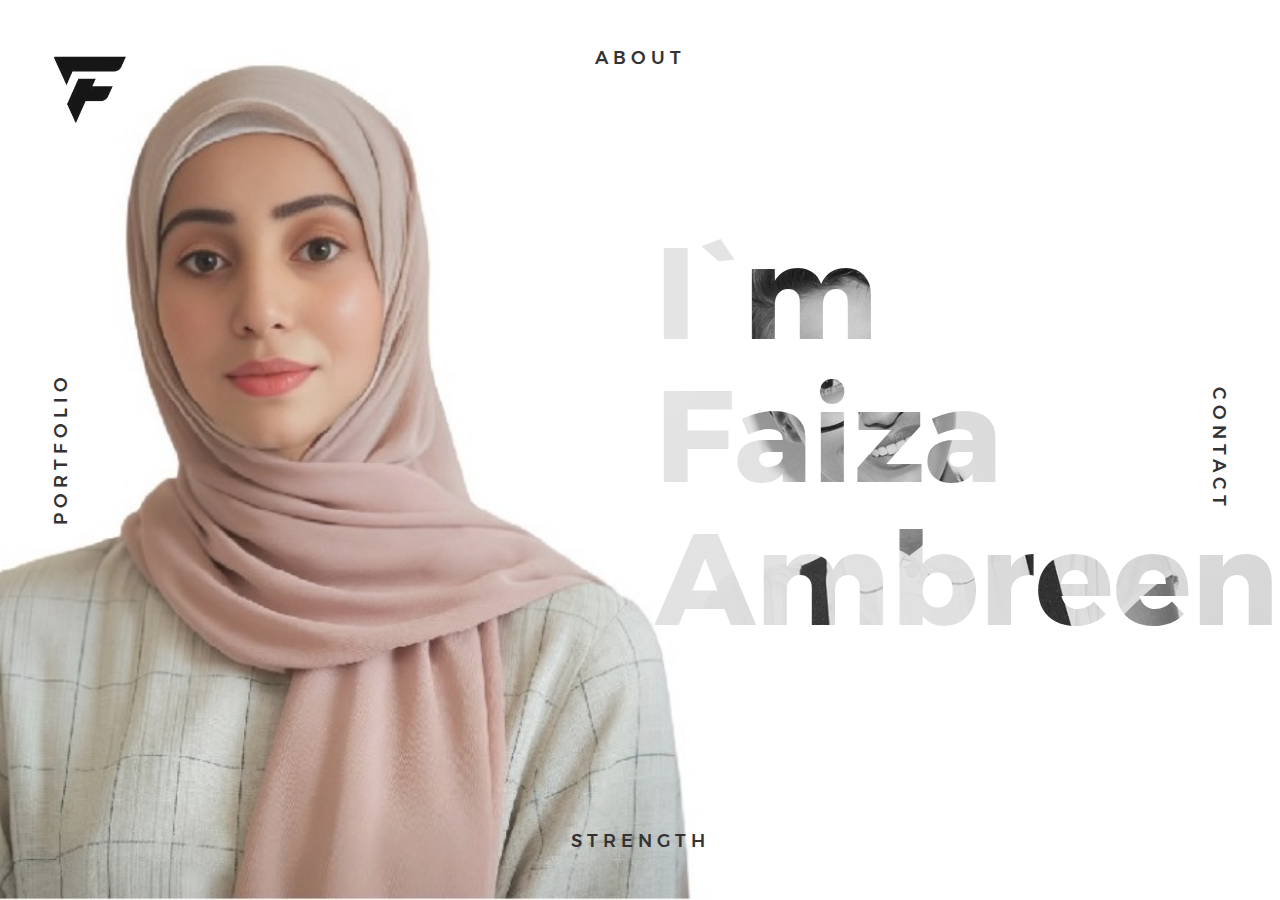
<file: index.html>
<!DOCTYPE html>
<html lang="en"><head>
<title>Faiza's Portfolio</title>
<meta charset="utf-8">
<meta content="width=device-width, initial-scale=1.0" name="viewport">
<meta name="description" content="Portfolio">
<meta name="keywords" content="Creative, minimal, Portfolio, cv, business, Resume, Information, personal portfolio, Professional">
<meta name="author" content="hsoft">
<meta name="MobileOptimized" content="320">
<!--Srart Style -->
<link rel="stylesheet" type="text/css" href="css/animate.css">
<link rel="stylesheet" type="text/css" href="css/fonts.css">
<link rel="stylesheet" type="text/css" href="css/bootstrap.css">
<link rel="stylesheet" type="text/css" href="css/font-awesome.css">
<link rel="stylesheet" type="text/css" href="css/magnific-popup.css">
<link rel="stylesheet" type="text/css" href="css/owl.carousel.min.css">
<link rel="stylesheet" type="text/css" href="css/owl.theme.default.min.css">
<link rel="stylesheet" type="text/css" href="css/style.css">
<!-- Favicon Link -->
<link rel="shortcut icon" type="image/png" href="images/favicon.png">
</head>
<body>
<!--Preloader Start-->
<div id="preloader">
	<div id="status">
		<img src="images/loader.gif" style="max-width: 120px;" alt="loader">
	</div>
</div>
<!--Main Wrapper Start-->

<div class="prt_main_wrapper">
	<div class="prt_home_wrapper">
		<div class="prt_logo_wrapper">
			<a><img src="images/logo.png" style="max-width: 80px;" alt="Logo" id="prt_close_tab"></a>
		</div>
		<div class="prt_menu_wrapper">
			<a href="#about" class="prt_top">about</a>
			<a href="#contact" class="prt_right">contact</a>
			<a href="#services" class="prt_bottom">strength</a>
			<a id="portfolioLink" class="prt_left">portfolio</a>
		</div>
		<div class="container">
			<div class="row">
				<div class="col-lg-6 col-md-7 col-sm-10 col-xs-12 col-lg-offset-6 col-md-offset-5 col-sm-offset-2 col-xs-offset-0">
					<h1>I`m 
						<br>
						 Faiza Ambreen</h1>
				</div>
			</div>
		</div>
	</div>
<!--About Wrapper Start-->
	<div class="prt_about_wrapper ">
		<div class="prt_close_wrapper">
			<img src="images/down_arrow.png" alt="Close" class="prt_close">
		</div>
		<div class="container">
			<div class="row">
				<div class="prt_about_info ">
					<div class="col-lg-6 col-md-6 col-sm-12 col-xs-12">
						<div class="prt_about_img">
							<img src="images/about.jpg" alt="About">
						</div>
					</div>
					<div class="col-lg-6 col-md-6 col-sm-12 col-xs-12">
						<div class="prt_heading_wrapper_2">
							<div class="prt_heading ">
								<h1>About ME</h1>
								<p>WHo AM i</p>
							</div>
						</div>
						<div class="prt_about_details">
							<p>I’m a passionate Full Stack Laravel Developer with over 2 years of experience building dynamic and responsive web applications. My expertise lies in developing efficient backends with PHP Laravel and creating seamless user interfaces with HTML, CSS, JavaScript, and modern frontend frameworks like React & Vue.js. I enjoy solving complex problems and continuously learning new technologies to improve my skills.</p>
								<p>I thrive in collaborative environments, having worked closely with cross-functional teams to deliver high-quality software solutions. With a solid understanding of database management and API integration, I aim to create scalable, secure, and high-performance applications.
								 Beyond coding</p><p> I am highly adaptable, with a strong focus on meeting deadlines and delivering on project goals. I am always eager to learn and take on new challenges, and I look forward to contributing to impactful projects that make a difference.</p>
							<a href="#" class="prt_btn">Download Resume</a>
						</div>
					</div>
				</div>
				<div class="prt_about_edulearn_wrapper prtEducation">
					<div class="col-lg-12 col-md-12 col-sm-12 col-xs-12">
						<div class="prt_heading_wrapper">
							<div class="prt_heading">
								<h1>EDucation</h1>
								<p>learning</p>
							</div>
						</div>
						<div class="prt_about_learnsection">
							<div class="row">
								<div class="col-lg-6 col-md-6 col-sm-12 col-xs-12 col-lg-offset-6 col-md-offset-6 col-sm-offset-0 col-xs-offset-0">
									<div class="prt_about_learnbox_right">
										<div class="prt_about_learnbox_year">
											<h1>2017</h1>
										</div>
										<div class="prt_about_learnbox_info">
											<h4>FSc Pre-Engineering</h4>
											<h5>Punjab Group of Colleges</h5>
											<p>Algorithm, Logics, Statistics, Probablities, Integration, Derivation, Linear Algebra, Trigonomattery</p>
										</div>
									</div>
								</div>
								<div class="col-lg-6 col-md-6 col-sm-12 col-xs-12">
									<div class="prt_about_learnbox_left">
										<div class="prt_about_learnbox_year">
											<h1>2021</h1>
										</div>
										<div class="prt_about_learnbox_info">
											<h4>BS Computer Science</h4>
											<h5>Punjab University(PUCIT)</h5>
											<p>Fundamental of Programming, Object Oriented Programming, Networking, Data Structure & Algorithm, Operating System, Database</p>
										</div>
									</div>
								</div>
								<div class="col-lg-6 col-md-6 col-sm-12 col-xs-12 col-lg-offset-6 col-md-offset-6 col-sm-offset-0 col-xs-offset-0">
									<div class="prt_about_learnbox_right">
										<div class="prt_about_learnbox_year">
											<h1>2022</h1>
										</div>
										<div class="prt_about_learnbox_info">
											<h4>Web Development</h4>
											<h5>KICS UET</h5>
											<p>Frontend Developement, PHP, Wordpress, Elementor Pro, Shopify, Database, FlowCharts, Object Oriented Programming</p>
										</div>
									</div>
								</div>
								<div class="col-lg-6 col-md-6 col-sm-12 col-xs-12">
									<div class="prt_about_learnbox_left">
										<div class="prt_about_learnbox_year">
											<h1>2023</h1>
										</div>
										<div class="prt_about_learnbox_info">
											<h4>Application Development with Laravel</h4>
											<h5>Mind Luster</h5>
											<p>Laravel Development, Blade Template, Service Container, MVC Model, Package Configuration, Payment Gateway, Rest APIs</p>
										</div>
									</div>
								</div>
							</div>
						</div>
					</div>
				</div>
				<div class="prt_about_experience_wrapper ">
					<div class="col-lg-12 col-md-12 col-sm-12 col-xs-12">
						<div class="prt_heading_wrapper">
							<div class="prt_heading">
								<h1>Experience</h1>
								<p>involvement</p>
							</div>
						</div>
						<div class="prt_about_experience">
							<div class="row">
								<div class="col-lg-6 col-md-6 col-sm-12 col-xs-12">
									<div class="prt_about_experiencebox">
										<div class="prt_about_experience_year">
											<h1>2021</h1>
											<h4>Oct to 2022 June</h4>
										</div>
										<div class="prt_about_experience_info">
											<h4>Software QA</h4>
											<h5>Paksol Tech</h5>
											<p>Worked as Software Quality Assurance, Test multiple websites and softwares, Perform Manual and Automation for testing purpose.</p>
										</div>
									</div>
								</div>
								<div class="col-lg-6 col-md-6 col-sm-12 col-xs-12">
									<div class="prt_about_experiencebox">
										<div class="prt_about_experience_year">
											<h1>2022</h1>
											<h4>July to 2023 Jan</h4>
										</div>
										<div class="prt_about_experience_info">
											<h4>Laravel PHP Intern</h4>
											<span>Mega Software Technologies</span>
											<p>Joined as Laravel intern, Learn Laravel Basics, Work with development team to get experience in web development.</p>
										</div>
									</div>
								</div>
								<div class="col-lg-6 col-md-6 col-sm-12 col-xs-12">
									<div class="prt_about_experiencebox">
										<div class="prt_about_experience_year">
											<h1>2023</h1>
											<h4>Sep to 2024 May</h4>
										</div>
										<div class="prt_about_experience_info">
											<h4>Laravel Developer</h4>
											<span>Interware PVT</span>
											<p>As Junior Developer, I collaborated with frontend developers, and project managers, to deliver high-quality web solutions.</p>
										</div>
									</div>
								</div>
								<div class="col-lg-6 col-md-6 col-sm-12 col-xs-12">
									<div class="prt_about_experiencebox leadUX">
										<div class="prt_about_experience_year">
											<h1>2024</h1>
											<h4>June to Present</h4>
										</div>
										<div class="prt_about_experience_info">
											<h4>Full Stack Laravel Developer</h4>
											<h5>StepinnSolution</h5>
											<p>As Laravel Developer, Designed, developed, and maintained full-stack web applications using the Laravel framework.</p>
										</div>
									</div>
								</div>
							</div>
						</div>
					</div>
				</div>
			</div>
		</div>
		<div class="prt_footer_wrapper  ">
			<div class="container">
				<div class="row">
					<div class="col-lg-12 col-md-12 col-sm-12 col-xs-12">
						<p>Copyright © 2024 <a href="#">Portfolio</a>. All Rights Reserved</p>
						<ul>
							<li><a href="#"><i class="fa fa-facebook" aria-hidden="true"></i></a></li>
							<li><a href="#"><i class="fa fa-twitter" aria-hidden="true"></i></a></li>
							<li><a href="#"><i class="fa fa-pinterest-p" aria-hidden="true"></i></a></li>
							<li><a href="#"><i class="fa fa-behance" aria-hidden="true"></i></a></li>
							<li><a href="#"><i class="fa fa-google-plus" aria-hidden="true"></i></a></li>
							<li><a href="#"><i class="fa fa-dribbble" aria-hidden="true"></i></a></li>
						</ul>
					</div>
				</div>
			</div>
		</div>
	</div>
<!--Contact Wrapper Start-->
	<div class="prt_contact_wrapper ">
		<div class="prt_close_wrapper">
			<img src="images/right_arrow.png" alt="Close" class="prt_close">
		</div>
		<div class="container">
			<div class="row">
				<div class="col-lg-12 col-md-12 col-sm-12 col-xs-12">
					<div class="prt_heading_wrapper">
						<div class="prt_heading">
							<h1>get in touch</h1>
							<p>contact us</p>
						</div>
					</div>
				</div>
				<div class="prt_contact_box">
					<div class="col-lg-6 col-md-6 col-sm-12 col-xs-12">
						<div class="prt_contact_info">
							<h1>How we can help you ?</h1>
							<div class="prt_contact_form">
								<div class="row">
									<form  id="contactForm" action="https://formspree.io/f/manywqvy" method="POST">
										<div class="col-lg-6 col-md-6 col-sm-6 col-xs-12">
											<input type="text" name="first_name" placeholder="Your Name" class="require">
										</div>
										<div class="col-lg-6 col-md-6 col-sm-6 col-xs-12">
											<input type="email" name="email" placeholder="Your Email" class="require" data-valid="email" data-error="Email should be valid.">
										</div>
										<div class="col-lg-12 col-md-12 col-sm-12 col-xs-12">
											<input type="text" name="subject" placeholder="Subject" class="require">
										</div>
										<div class="col-lg-12 col-md-12 col-sm-12 col-xs-12">
											<textarea rows="4" name="message" placeholder="Message" class="require"></textarea>
										</div>
										<div class="col-lg-12 col-md-12 col-sm-12 col-xs-12">
											<button type="submit" class="prt_btn submitForm">Submit</button>
										</div>
									</form>
								</div>
							</div>
						</div>
					</div>
					<div class="col-lg-6 col-md-6 col-sm-12 col-xs-12">
						<div class="prt_contact_map">
							<iframe src="https://www.google.com/maps/embed?pb=!1m18!1m12!1m3!1d14699.540104245176!2d74.39322234378335!3d31.483409252970475!2m3!1f0!2f0!3f0!3m2!1i1024!2i768!4f13.1!3m3!1m2!1s0x391905fd556dd06b%3A0xd3d9770b88f0c919!2sDha%20Phase%201%2C%20Lahore%2C%20Punjab!5e0!3m2!1sen!2s!4v1727697995831!5m2!1sen!2s" allowfullscreen=""></iframe>
						</div>
					</div>
				</div>
				<div class="prt_contact_details">
					<div class="col-lg-6 col-md-6 col-sm-6 col-xs-12">
						<div class="prt_contact_details_box details_box2">
							<h4>Email</h4>
							<p><a href="#">faizaambreen.dev@gmail.com</a></p>
						</div>
					</div>
					<div class="col-lg-6 col-md-6 col-sm-6 col-xs-12">
						<div class="prt_contact_details_box details_box3">
							<h4>Address</h4>
							<p>DHA Phase 1, Lahore, PK 54870</p>
						</div>
					</div>
				</div>
			</div>
		</div>
		<div class="prt_footer_wrapper  ">
			<div class="container">
				<div class="row">
					<div class="col-lg-12 col-md-12 col-sm-12 col-xs-12">
						<p>Copyright © 2022 <a href="#">Portfolio</a>. All Rights Reserved</p>
						<ul>
							<li><a href="#"><i class="fa fa-facebook" aria-hidden="true"></i></a></li>
							<li><a href="#"><i class="fa fa-twitter" aria-hidden="true"></i></a></li>
							<li><a href="#"><i class="fa fa-pinterest-p" aria-hidden="true"></i></a></li>
							<li><a href="#"><i class="fa fa-behance" aria-hidden="true"></i></a></li>
							<li><a href="#"><i class="fa fa-google-plus" aria-hidden="true"></i></a></li>
							<li><a href="#"><i class="fa fa-dribbble" aria-hidden="true"></i></a></li>
						</ul>
					</div>
				</div>
			</div>
		</div>
	</div>
<!--Services Wrapper Start-->
	<div class="prt_services_wrapper ">
		<div class="prt_close_wrapper">
			<img src="images/up_arrow.png" alt="Close" class="prt_close">
		</div>
		<div class="prt_services_slider_wrapper ">
			<div class="container">
				<div class="row">
					<div class="col-lg-12 col-md-12 col-sm-12 col-xs-12">
						<div class="prt_heading_wrapper">
							<div class="prt_heading">
								<h1>What I do</h1>
								<p>take a look</p>
							</div>
						</div>
					</div>
					<div class="col-lg-6 col-md-6 col-sm-12 col-xs-12">
						<div class="prt_services_slider_imgs">
							<img class="img_1 active" src="images/serv1.jpg" alt="Service">
							<img class="img_2" src="images/serv2.jpg" alt="Service">
							<img class="img_3" src="images/serv3.jpg" alt="Service">
							<img class="img_4" src="images/serv4.jpg" alt="Service">
						</div>
					</div>
					<div class="col-lg-6 col-md-6 col-sm-12 col-xs-12">
						<div class="row row_service_space">
							<div class="col-lg-6 col-md-12">
								<div class="prt_services_slider_text prt_img_click" id="1">
									<img src="images/web_icon.png" alt="Service icon">
									<h4>Custom Web Application Development</h4>
									<p> I build tailored, scalable web apps for businesses, focusing on functionality and growth.</p>
								</div>
							</div>
							<div class="col-lg-6 col-md-12">
								<div class="prt_services_slider_text prt_img_click" id="2">
									<img src="images/backend_icon.png" alt="Service icon">
									<h4>Back-End Development with Laravel</h4>
									<p> I create secure, efficient back-end systems, handling database management and business logic.
									</p>
								</div>
							</div>
							<div class="col-lg-6 col-md-12">
								<div class="prt_services_slider_text prt_img_click" id="3">
									<img src="images/api_icon.png" alt="Service icon">
									<h4>API Integration & Development</h4>
									<p>I optimize MySQL and PostgreSQL databases for speed and performance.</p>
								</div>
							</div>
							<div class="col-lg-6 col-md-12">
								<div class="prt_services_slider_text prt_img_click" id="4">
									<img src="images/seo_icon.png" alt="Service icon">
									<h4>SEO & Performance Optimization</h4>
									<p> I implement SEO best practices and optimize site performance for faster load times.</p>
								</div>
							</div>
						</div>
					</div>
				</div>
			</div>
		</div>
		<div class="prt_couter_wrapper  ">
			<div class="container">
				<div class="row">
					<div class="col-lg-4 col-md-4 col-sm-4 col-xs-12">
						<div class="prt_counter_box">
							<img src="images/counter_1.png" alt="Clients">
							<h3 class="timer" data-from="0" data-to="95" data-speed="5000"></h3>
							<p>Happy Clients</p>
						</div>
					</div>
					<div class="col-lg-4 col-md-4 col-sm-4 col-xs-12">
						<div class="prt_counter_box">
							<img src="images/counter_2.png" alt="Projects">
							<h3 class="timer" data-from="0" data-to="165" data-speed="5000"></h3>
							<p>Project Done</p>
						</div>
					</div>
					<div class="col-lg-4 col-md-4 col-sm-4 col-xs-12">
						<div class="prt_counter_box">
							<img src="images/counter_3.png" alt="Awards">
							<h3 class="timer" data-from="0" data-to="16" data-speed="5000"></h3>
							<p>Award Won</p>
						</div>
					</div>
				</div>
			</div>
		</div>
		<div class="prt_skills_wrapper">
			<div class="container">
				<div class="row">
					<div class="col-lg-12 col-md-12 col-sm-12 col-xs-12">
						<div class="prt_heading_wrapper">
							<div class="prt_heading">
								<h1>My Skills</h1>
								<p>Expert in</p>
							</div>
						</div>
					</div>
					<div id="canvas">
						<div class="col-lg-3 col-md-3 col-sm-12 col-xs-12 text-center">
							<div class="circle" id="circles-1"></div>
							<h5>Laravel</h5>
						</div>
						<div class="col-lg-3 col-md-3 col-sm-12 col-xs-12 text-center">
							<div class="circle" id="circles-2"></div>
							<h5>Database Design & Management</h5>
						</div>
						<div class="col-lg-3 col-md-3 col-sm-12 col-xs-12 text-center">
							<div class="circle" id="circles-3"></div>
							<h5>API &amp; Development</h5>
						</div>
						<div class="col-lg-3 col-md-3 col-sm-12 col-xs-12 text-center">
							<div class="circle" id="circles-4"></div>
							<h5>JavaScript / ES6</h5>
						</div>
					</div>
					<div id = "canvas">
						<div class="col-lg-3 col-md-3 col-sm-12 col-xs-12 text-center">
							<div class="circle" id="circles-5"></div>
							<h5>Version &amp; Control</h5>
						</div>
						<div class="col-lg-3 col-md-3 col-sm-12 col-xs-12 text-center">
							<div class="circle" id="circles-6"></div>
							<h5>HTML5 &amp; CSS3</h5>
						</div>
						<div class="col-lg-3 col-md-3 col-sm-12 col-xs-12 text-center">
							<div class="circle" id="circles-7"></div>
							<h5>AJAX &amp; jQuery</h5>
						</div>
						<div class="col-lg-3 col-md-3 col-sm-12 col-xs-12 text-center">
							<div class="circle" id="circles-8"></div>
							<h5>Wordpress</h5>
						</div>
					</div>
				</div>
			</div>
		</div>
		<div class="prt_client_slider_wrapper">
			<div class="container">
				<div class="row">
					<div class="col-lg-12 col-md-12 col-sm-12 col-xs-12">
						<div class="prt_heading_wrapper">
							<div class="prt_heading">
								<h1>Clients</h1>
								<p>Worked With</p>
							</div>
						</div>
					</div>
					<div class="col-lg-12 col-md-12 col-sm-12 col-xs-12">
						<div class="prt_client_slider">
							<div class="owl-carousel owl-theme">
								<div class="item">
									<a href=""><img src="images/consentio.png" alt="Client"></a>
								</div>
								<div class="item">
									<a href=""><img src="images/uk.webp" alt="Client"></a>
								</div>
								<div class="item">
									<a href=""><img src="images/club.webp" alt="Client"></a>
								</div>
								<div class="item">
									<a href=""><img src="images/beet.webp" alt="Client"></a>
								</div>
								<div class="item">
									<a href=""><img src="images/card'.webp" alt="Client"></a>
								</div>
								<div class="item">
									<a href=""><img src="images/d3.png" alt="Client"></a>
								</div>
							</div>
						</div>
					</div>
				</div>
			</div>
		</div>
		<div class="prt_footer_wrapper  ">
			<div class="container">
				<div class="row">
					<div class="col-lg-12 col-md-12 col-sm-12 col-xs-12">
						<p>Copyright © 2024 <a href="#">Portfolio</a>. All Rights Reserved</p>
						<ul>
							<li><a href="#"><i class="fa fa-facebook" aria-hidden="true"></i></a></li>
							<li><a href="#"><i class="fa fa-twitter" aria-hidden="true"></i></a></li>
							<li><a href="#"><i class="fa fa-pinterest-p" aria-hidden="true"></i></a></li>
							<li><a href="#"><i class="fa fa-behance" aria-hidden="true"></i></a></li>
							<li><a href="#"><i class="fa fa-google-plus" aria-hidden="true"></i></a></li>
							<li><a href="#"><i class="fa fa-dribbble" aria-hidden="true"></i></a></li>
						</ul>
					</div>
				</div>
			</div>
		</div>
	</div>
<!--Portfolio Wrapper Start-->
	<div class="prt_portfolio_wrapper ">
		<div class="prt_close_wrapper">
			<img src="images/left_arrow.png" alt="Close" class="prt_close">
		</div>
		<div class="container">
			<div class="row">
				<div class="col-lg-12 col-md-12 col-sm-12 col-xs-12">
					<div class="prt_heading_wrapper">
						<div class="prt_heading">
							<h1>Portfolio</h1>
							<p>MY work</p>
						</div>
					</div>
				</div>


				 <div class="prt_portfolio_box popup-gallery">
					<div class="col-lg-4 col-md-4 col-sm-4 col-xs-12 prt_loadmore">
						<a class="imageopen" href="images/portfolio/c1.png" title="">
							<div class="prt_portfolio_img">
								<img src="images/portfolio/c1.png" alt="Portfolio">
								<div class="prt_portfolio_text">
									<h4>box mockup design</h4>
									<p>Mockup</p>
								</div>
							</div>
						</a>
						<a class="imageopen" href="images/portfolio/c2.png" title="">
							<div class="prt_portfolio_img">
								<img src="images/portfolio/c2.png" alt="Portfolio">
								<div class="prt_portfolio_text">
									<h4>Click and open video</h4>
									<p>video</p>
								</div>
							</div>
						</a>
					</div>
					<div class="col-lg-4 col-md-4 col-sm-4 col-xs-12 prt_loadmore">
						<a class="popup-youtube" href="https://www.youtube.com/watch?v=6yWzKvQXsYM" title="">
							<div class="prt_portfolio_img">
								<img src="images/port3.jpg" alt="Portfolio">
								<div class="prt_portfolio_text">
									<h4>Click and open video</h4>
									<p>video</p>
								</div>
							</div>
						</a>
						<a class="imageopen" href="images/content/port4_big.jpg" title="">
							<div class="prt_portfolio_img">
								<img src="images/port4.jpg" alt="Portfolio">
								<div class="prt_portfolio_text">
									<h4>box mockup design</h4>
									<p>Mockup</p>
								</div>
							</div>
						</a>
					</div>
					<div class="col-lg-4 col-md-4 col-sm-4 col-xs-12 prt_loadmore">
						<a class="popup-youtube" href="https://www.youtube.com/watch?v=6yWzKvQXsYM" title="">
							<div class="prt_portfolio_img">
								<img src="images/port5.jpg" alt="Portfolio">
								<div class="prt_portfolio_text">
									<h4>Click and open video</h4>
									<p>video</p>
								</div>
							</div>
						</a>
						<a class="imageopen" href="images/content/port6_big.jpg" title="">
							<div class="prt_portfolio_img">
								<img src="images/port6.jpg" alt="Portfolio">
								<div class="prt_portfolio_text">
									<h4>box mockup design</h4>
									<p>Mockup</p>
								</div>
							</div>
						</a>
					</div>
					<div class="col-lg-8 col-md-8 col-sm-8 col-xs-12 prt_loadmore">
						<a class="imageopen" href="images/content/port7_big.jpg" title="">
							<div class="prt_portfolio_img">
								<img src="images/port7.jpg" alt="Portfolio">
								<div class="prt_portfolio_text">
									<h4>box mockup design</h4>
									<p>Mockup</p>
								</div>
							</div>
						</a>
					</div>
					<div class="col-lg-4 col-md-4 col-sm-4 col-xs-12 prt_loadmore">
						<a class="popup-youtube" href="https://www.youtube.com/watch?v=6yWzKvQXsYM" title="">
							<div class="prt_portfolio_img">
								<img src="images/port8.jpg" alt="Portfolio">
								<div class="prt_portfolio_text">
									<h4>Click and open video</h4>
									<p>video</p>
								</div>
							</div>
						</a>
					</div>
					<div class="col-lg-4 col-md-4 col-sm-4 col-xs-12 prt_loadmore">
						<a class="imageopen" href="images/content/port1_big.jpg" title="">
							<div class="prt_portfolio_img">
								<img src="images/port1.jpg" alt="Portfolio">
								<div class="prt_portfolio_text">
									<h4>box mockup design</h4>
									<p>Mockup</p>
								</div>
							</div>
						</a>
						<a class="popup-youtube" href="https://www.youtube.com/watch?v=6yWzKvQXsYM" title="">
							<div class="prt_portfolio_img">
								<img src="images/port2.jpg" alt="Portfolio">
								<div class="prt_portfolio_text">
									<h4>Click and open video</h4>
									<p>video</p>
								</div>
							</div>
						</a>
					</div>
					<div class="col-lg-4 col-md-4 col-sm-4 col-xs-12 prt_loadmore">
						<a class="popup-youtube" href="https://www.youtube.com/watch?v=6yWzKvQXsYM" title="">
							<div class="prt_portfolio_img">
								<img src="images/port3.jpg" alt="Portfolio">
								<div class="prt_portfolio_text">
									<h4>Click and open video</h4>
									<p>video</p>
								</div>
							</div>
						</a>
						<a class="imageopen" href="images/content/port4_big.jpg" title="">
							<div class="prt_portfolio_img">
								<img src="images/port4.jpg" alt="Portfolio">
								<div class="prt_portfolio_text">
									<h4>box mockup design</h4>
									<p>Mockup</p>
								</div>
							</div>
						</a>
					</div>
					<div class="col-lg-4 col-md-4 col-sm-4 col-xs-12 prt_loadmore">
						<a class="popup-youtube" href="https://www.youtube.com/watch?v=6yWzKvQXsYM" title="">
							<div class="prt_portfolio_img">
								<img src="images/port5.jpg" alt="Portfolio">
								<div class="prt_portfolio_text">
									<h4>Click and open video</h4>
									<p>video</p>
								</div>
							</div>
						</a>
						<a class="imageopen" href="images/content/port6_big.jpg" title="">
							<div class="prt_portfolio_img">
								<img src="images/port6.jpg" alt="Portfolio">
								<div class="prt_portfolio_text">
									<h4>box mockup design</h4>
									<p>Mockup</p>
								</div>
							</div>
						</a>
					</div>
					<div class="col-lg-8 col-md-8 col-sm-8 col-xs-12 prt_loadmore">
						<a class="imageopen" href="images/content/port7_big.jpg" title="">
							<div class="prt_portfolio_img">
								<img src="images/port7.jpg" alt="Portfolio">
								<div class="prt_portfolio_text">
									<h4>box mockup design</h4>
									<p>Mockup</p>
								</div>
							</div>
						</a>
					</div>
					<div class="col-lg-4 col-md-4 col-sm-4 col-xs-12 prt_loadmore">
						<a class="popup-youtube" href="https://www.youtube.com/watch?v=6yWzKvQXsYM" title="">
							<div class="prt_portfolio_img">
								<img src="images/port8.jpg" alt="Portfolio">
								<div class="prt_portfolio_text">
									<h4>Click and open video</h4>
									<p>video</p>
								</div>
							</div>
						</a>
					</div>
					<div class="col-lg-12 col-md-12 col-sm-12 col-xs-12 text-center">
						<button class="prt_btn prt-btn-lodmore" id="loadMore">load more</button>
					</div>
				</div>
			</div>
		</div>
		<div class="prt_footer_wrapper  ">
			<div class="container">
				<div class="row">
					<div class="col-lg-12 col-md-12 col-sm-12 col-xs-12">
						<p>Copyright © 2024 <a href="#">Portfolio</a>. All Rights Reserved</p>
						<ul>
							<li><a href="#"><i class="fa fa-facebook" aria-hidden="true"></i></a></li>
							<li><a href="#"><i class="fa fa-twitter" aria-hidden="true"></i></a></li>
							<li><a href="#"><i class="fa fa-pinterest-p" aria-hidden="true"></i></a></li>
							<li><a href="#"><i class="fa fa-behance" aria-hidden="true"></i></a></li>
							<li><a href="#"><i class="fa fa-google-plus" aria-hidden="true"></i></a></li>
							<li><a href="#"><i class="fa fa-dribbble" aria-hidden="true"></i></a></li>
						</ul>
					</div>
				</div>
			</div>
		</div>
	</div>
</div>

<!-- whatsapp elfsight widget -->
<script src="https://static.elfsight.com/platform/platform.js" async></script>
<div class="elfsight-app-6a6a2ed4-ff03-41b7-8e4e-d306c12bb808" data-elfsight-app-lazy></div>

<!--Main js file Style--> 
<script>
    document.getElementById('portfolioLink').addEventListener('click', function(event) {
        event.preventDefault();  // Prevent default anchor behavior
        window.location.href = 'portfolio/index.html';  // Redirect to portfolio
    });

	document.getElementById('contactForm').addEventListener('submit', function (e) {
    e.preventDefault(); // Prevent the default form submission
    
    const form = e.target;
    const formData = new FormData(form);

    // Form validation
    const requiredFields = document.querySelectorAll('.require');
    let isValid = true;
    
    requiredFields.forEach(function (field) {
        if (field.value === '') {
            field.classList.add('error'); // Add an error class if field is empty
            isValid = false;
        } else {
            field.classList.remove('error'); // Remove error class if field is filled
        }
    });

    if (!isValid) {
        alert('Please fill in all required fields.');
        return;
    }

    // Sending form data using Fetch API
    fetch(form.action, {
        method: form.method,
        body: formData,
        headers: {
            'Accept': 'application/json'
        }
    }).then(response => {
        if (response.ok) {
            alert('Thank you! Your message has been sent.');
            form.reset(); // Clear the form after successful submission
        } else {
            alert('Oops! There was a problem submitting your form.');
        }
    }).catch(error => {
        alert('Oops! There was a problem submitting your form.');
    });
});
</script>
<script type="text/javascript" src="js/jquery.js"></script> 
<script type="text/javascript" src="js/bootstrap.js"></script>
<script type="text/javascript" src="js/jquery.magnific-popup.min.js"></script>
<script type="text/javascript" src="js/owl.carousel.min.js"></script>
<script type="text/javascript" src="js/jquery.countTo.js"></script>
<script type="text/javascript" src="js/jquery.appear.js"></script>
<script type="text/javascript" src="js/circles.js"></script>
<script type="text/javascript" src="js/custom.js"></script>
<!--Main js file End-->

</body></html>
</file>
<file: css/fonts.css>
/* vietnamese */
@font-face {
  font-family: 'Montserrat';
  font-style: italic;
  font-weight: 300;
  src: local('Montserrat Light Italic'), local('Montserrat-LightItalic'), url(../fonts/zhwB3-BAdyKDf0geWr9Ft37X5LReLH0QNoQkr9bkYvg.woff2) format('woff2');
  unicode-range: U+0102-0103, U+1EA0-1EF9, U+20AB;
}
/* latin-ext */
@font-face {
  font-family: 'Montserrat';
  font-style: italic;
  font-weight: 300;
  src: local('Montserrat Light Italic'), local('Montserrat-LightItalic'), url(../fonts/zhwB3-BAdyKDf0geWr9FtxLwFvNxpkIoVzlXSkPSYkA.woff2) format('woff2');
  unicode-range: U+0100-024F, U+1E00-1EFF, U+20A0-20AB, U+20AD-20CF, U+2C60-2C7F, U+A720-A7FF;
}
/* latin */
@font-face {
  font-family: 'Montserrat';
  font-style: italic;
  font-weight: 300;
  src: local('Montserrat Light Italic'), local('Montserrat-LightItalic'), url(../fonts/zhwB3-BAdyKDf0geWr9Ft04GofcKVZz6wtzX_QUIqsI.woff2) format('woff2');
  unicode-range: U+0000-00FF, U+0131, U+0152-0153, U+02C6, U+02DA, U+02DC, U+2000-206F, U+2074, U+20AC, U+2212, U+2215;
}
/* vietnamese */
@font-face {
  font-family: 'Montserrat';
  font-style: italic;
  font-weight: 400;
  src: local('Montserrat Italic'), local('Montserrat-Italic'), url(../fonts/-iqwlckIhsmvkx0N6rwPmv8zf_FOSsgRmwsS7Aa9k2w.woff2) format('woff2');
  unicode-range: U+0102-0103, U+1EA0-1EF9, U+20AB;
}
/* latin-ext */
@font-face {
  font-family: 'Montserrat';
  font-style: italic;
  font-weight: 400;
  src: local('Montserrat Italic'), local('Montserrat-Italic'), url(../fonts/-iqwlckIhsmvkx0N6rwPmj0LW-43aMEzIO6XUTLjad8.woff2) format('woff2');
  unicode-range: U+0100-024F, U+1E00-1EFF, U+20A0-20AB, U+20AD-20CF, U+2C60-2C7F, U+A720-A7FF;
}
/* latin */
@font-face {
  font-family: 'Montserrat';
  font-style: italic;
  font-weight: 400;
  src: local('Montserrat Italic'), local('Montserrat-Italic'), url(../fonts/-iqwlckIhsmvkx0N6rwPmugdm0LZdjqr5-oayXSOefg.woff2) format('woff2');
  unicode-range: U+0000-00FF, U+0131, U+0152-0153, U+02C6, U+02DA, U+02DC, U+2000-206F, U+2074, U+20AC, U+2212, U+2215;
}
/* vietnamese */
@font-face {
  font-family: 'Montserrat';
  font-style: italic;
  font-weight: 500;
  src: local('Montserrat Medium Italic'), local('Montserrat-MediumItalic'), url(../fonts/zhwB3-BAdyKDf0geWr9FtwAXxEcE_Ec-Wq_P5KM-dpE.woff2) format('woff2');
  unicode-range: U+0102-0103, U+1EA0-1EF9, U+20AB;
}
/* latin-ext */
@font-face {
  font-family: 'Montserrat';
  font-style: italic;
  font-weight: 500;
  src: local('Montserrat Medium Italic'), local('Montserrat-MediumItalic'), url(../fonts/zhwB3-BAdyKDf0geWr9Ft3BhPQA-LtMjNa7swiRiShM.woff2) format('woff2');
  unicode-range: U+0100-024F, U+1E00-1EFF, U+20A0-20AB, U+20AD-20CF, U+2C60-2C7F, U+A720-A7FF;
}
/* latin */
@font-face {
  font-family: 'Montserrat';
  font-style: italic;
  font-weight: 500;
  src: local('Montserrat Medium Italic'), local('Montserrat-MediumItalic'), url(../fonts/zhwB3-BAdyKDf0geWr9Ft81Lch-SD8r0CsJ60meulZ8.woff2) format('woff2');
  unicode-range: U+0000-00FF, U+0131, U+0152-0153, U+02C6, U+02DA, U+02DC, U+2000-206F, U+2074, U+20AC, U+2212, U+2215;
}
/* vietnamese */
@font-face {
  font-family: 'Montserrat';
  font-style: italic;
  font-weight: 600;
  src: local('Montserrat SemiBold Italic'), local('Montserrat-SemiBoldItalic'), url(../fonts/zhwB3-BAdyKDf0geWr9FtwYxw1N7qvX-BJdk1HK8_qs.woff2) format('woff2');
  unicode-range: U+0102-0103, U+1EA0-1EF9, U+20AB;
}
/* latin-ext */
@font-face {
  font-family: 'Montserrat';
  font-style: italic;
  font-weight: 600;
  src: local('Montserrat SemiBold Italic'), local('Montserrat-SemiBoldItalic'), url(../fonts/zhwB3-BAdyKDf0geWr9Ft9sVlKlcXvEcgUssOU60Pj4.woff2) format('woff2');
  unicode-range: U+0100-024F, U+1E00-1EFF, U+20A0-20AB, U+20AD-20CF, U+2C60-2C7F, U+A720-A7FF;
}
/* latin */
@font-face {
  font-family: 'Montserrat';
  font-style: italic;
  font-weight: 600;
  src: local('Montserrat SemiBold Italic'), local('Montserrat-SemiBoldItalic'), url(../fonts/zhwB3-BAdyKDf0geWr9Ft_Bf3Xtc57ojmY2ox2Xv8Go.woff2) format('woff2');
  unicode-range: U+0000-00FF, U+0131, U+0152-0153, U+02C6, U+02DA, U+02DC, U+2000-206F, U+2074, U+20AC, U+2212, U+2215;
}
/* vietnamese */
@font-face {
  font-family: 'Montserrat';
  font-style: italic;
  font-weight: 700;
  src: local('Montserrat Bold Italic'), local('Montserrat-BoldItalic'), url(../fonts/zhwB3-BAdyKDf0geWr9FtxleLRUdNWOtq4SldHKv7HI.woff2) format('woff2');
  unicode-range: U+0102-0103, U+1EA0-1EF9, U+20AB;
}
/* latin-ext */
@font-face {
  font-family: 'Montserrat';
  font-style: italic;
  font-weight: 700;
  src: local('Montserrat Bold Italic'), local('Montserrat-BoldItalic'), url(../fonts/zhwB3-BAdyKDf0geWr9Ft-IaMZP5eRGvEWe_CNIU_oY.woff2) format('woff2');
  unicode-range: U+0100-024F, U+1E00-1EFF, U+20A0-20AB, U+20AD-20CF, U+2C60-2C7F, U+A720-A7FF;
}
/* latin */
@font-face {
  font-family: 'Montserrat';
  font-style: italic;
  font-weight: 700;
  src: local('Montserrat Bold Italic'), local('Montserrat-BoldItalic'), url(../fonts/zhwB3-BAdyKDf0geWr9Ft3NuWYKPzoeKl5tYj8yhly0.woff2) format('woff2');
  unicode-range: U+0000-00FF, U+0131, U+0152-0153, U+02C6, U+02DA, U+02DC, U+2000-206F, U+2074, U+20AC, U+2212, U+2215;
}
/* vietnamese */
@font-face {
  font-family: 'Montserrat';
  font-style: normal;
  font-weight: 300;
  src: local('Montserrat Light'), local('Montserrat-Light'), url(../fonts/IVeH6A3MiFyaSEiudUMXE_oTkEokFSrSpvYSpZOeZRs.woff2) format('woff2');
  unicode-range: U+0102-0103, U+1EA0-1EF9, U+20AB;
}
/* latin-ext */
@font-face {
  font-family: 'Montserrat';
  font-style: normal;
  font-weight: 300;
  src: local('Montserrat Light'), local('Montserrat-Light'), url(../fonts/IVeH6A3MiFyaSEiudUMXE0_0lycXMw8PhobHtu2Qgco.woff2) format('woff2');
  unicode-range: U+0100-024F, U+1E00-1EFF, U+20A0-20AB, U+20AD-20CF, U+2C60-2C7F, U+A720-A7FF;
}
/* latin */
@font-face {
  font-family: 'Montserrat';
  font-style: normal;
  font-weight: 300;
  src: local('Montserrat Light'), local('Montserrat-Light'), url(../fonts/IVeH6A3MiFyaSEiudUMXE8u2Q0OS-KeTAWjgkS85mDg.woff2) format('woff2');
  unicode-range: U+0000-00FF, U+0131, U+0152-0153, U+02C6, U+02DA, U+02DC, U+2000-206F, U+2074, U+20AC, U+2212, U+2215;
}
/* vietnamese */
@font-face {
  font-family: 'Montserrat';
  font-style: normal;
  font-weight: 400;
  src: local('Montserrat Regular'), local('Montserrat-Regular'), url(../fonts/SKK6Nusyv8QPNMtI4j9J2yEAvth_LlrfE80CYdSH47w.woff2) format('woff2');
  unicode-range: U+0102-0103, U+1EA0-1EF9, U+20AB;
}
/* latin-ext */
@font-face {
  font-family: 'Montserrat';
  font-style: normal;
  font-weight: 400;
  src: local('Montserrat Regular'), local('Montserrat-Regular'), url(../fonts/gFXtEMCp1m_YzxsBpKl68iEAvth_LlrfE80CYdSH47w.woff2) format('woff2');
  unicode-range: U+0100-024F, U+1E00-1EFF, U+20A0-20AB, U+20AD-20CF, U+2C60-2C7F, U+A720-A7FF;
}
/* latin */
@font-face {
  font-family: 'Montserrat';
  font-style: normal;
  font-weight: 400;
  src: local('Montserrat Regular'), local('Montserrat-Regular'), url(../fonts/zhcz-_WihjSQC0oHJ9TCYPk_vArhqVIZ0nv9q090hN8.woff2) format('woff2');
  unicode-range: U+0000-00FF, U+0131, U+0152-0153, U+02C6, U+02DA, U+02DC, U+2000-206F, U+2074, U+20AC, U+2212, U+2215;
}
/* vietnamese */
@font-face {
  font-family: 'Montserrat';
  font-style: normal;
  font-weight: 500;
  src: local('Montserrat Medium'), local('Montserrat-Medium'), url(../fonts/BYPM-GE291ZjIXBWrtCwegoO3BxTt7eneo3rZcXyZuQ.woff2) format('woff2');
  unicode-range: U+0102-0103, U+1EA0-1EF9, U+20AB;
}
/* latin-ext */
@font-face {
  font-family: 'Montserrat';
  font-style: normal;
  font-weight: 500;
  src: local('Montserrat Medium'), local('Montserrat-Medium'), url(../fonts/BYPM-GE291ZjIXBWrtCwemPHx8QIAbG0MeMM9fVyzAY.woff2) format('woff2');
  unicode-range: U+0100-024F, U+1E00-1EFF, U+20A0-20AB, U+20AD-20CF, U+2C60-2C7F, U+A720-A7FF;
}
/* latin */
@font-face {
  font-family: 'Montserrat';
  font-style: normal;
  font-weight: 500;
  src: local('Montserrat Medium'), local('Montserrat-Medium'), url(../fonts/BYPM-GE291ZjIXBWrtCwejOo-lJoxoMO4vrg2XwIHQk.woff2) format('woff2');
  unicode-range: U+0000-00FF, U+0131, U+0152-0153, U+02C6, U+02DA, U+02DC, U+2000-206F, U+2074, U+20AC, U+2212, U+2215;
}
/* vietnamese */
@font-face {
  font-family: 'Montserrat';
  font-style: normal;
  font-weight: 600;
  src: local('Montserrat SemiBold'), local('Montserrat-SemiBold'), url(../fonts/q2OIMsAtXEkOulLQVdSl01LC-HPhLC5XMyyJ-BGMvF4.woff2) format('woff2');
  unicode-range: U+0102-0103, U+1EA0-1EF9, U+20AB;
}
/* latin-ext */
@font-face {
  font-family: 'Montserrat';
  font-style: normal;
  font-weight: 600;
  src: local('Montserrat SemiBold'), local('Montserrat-SemiBold'), url(../fonts/q2OIMsAtXEkOulLQVdSl04W5M0nk1V9I9cDKlK12wzw.woff2) format('woff2');
  unicode-range: U+0100-024F, U+1E00-1EFF, U+20A0-20AB, U+20AD-20CF, U+2C60-2C7F, U+A720-A7FF;
}
/* latin */
@font-face {
  font-family: 'Montserrat';
  font-style: normal;
  font-weight: 600;
  src: local('Montserrat SemiBold'), local('Montserrat-SemiBold'), url(../fonts/q2OIMsAtXEkOulLQVdSl06VlZKEoJGujTpfWnQT9bUY.woff2) format('woff2');
  unicode-range: U+0000-00FF, U+0131, U+0152-0153, U+02C6, U+02DA, U+02DC, U+2000-206F, U+2074, U+20AC, U+2212, U+2215;
}
/* vietnamese */
@font-face {
  font-family: 'Montserrat';
  font-style: normal;
  font-weight: 700;
  src: local('Montserrat Bold'), local('Montserrat-Bold'), url(../fonts/IQHow_FEYlDC4Gzy_m8fcjh33M2A-6X0bdu871ruAGs.woff2) format('woff2');
  unicode-range: U+0102-0103, U+1EA0-1EF9, U+20AB;
}
/* latin-ext */
@font-face {
  font-family: 'Montserrat';
  font-style: normal;
  font-weight: 700;
  src: local('Montserrat Bold'), local('Montserrat-Bold'), url(../fonts/IQHow_FEYlDC4Gzy_m8fchHJTnCUrjaAm2S9z52xC3Y.woff2) format('woff2');
  unicode-range: U+0100-024F, U+1E00-1EFF, U+20A0-20AB, U+20AD-20CF, U+2C60-2C7F, U+A720-A7FF;
}
/* latin */
@font-face {
  font-family: 'Montserrat';
  font-style: normal;
  font-weight: 700;
  src: local('Montserrat Bold'), local('Montserrat-Bold'), url(../fonts/IQHow_FEYlDC4Gzy_m8fcoWiMMZ7xLd792ULpGE4W_Y.woff2) format('woff2');
  unicode-range: U+0000-00FF, U+0131, U+0152-0153, U+02C6, U+02DA, U+02DC, U+2000-206F, U+2074, U+20AC, U+2212, U+2215;
}
</file>
<file: css/style.css>
/*--------------------- Copyright (c) 2022 -----------------------
[Master Stylesheet]

Project: Portfolio Responsive HTML Template
Version: 1.0.6
Assigned to: ThemeForest
-------------------------------------------------------------------

[Table of contents]

1. Body
2. Typography css / a
3. Main Wrapper / .prt_main_wrapper
4. About css Start / .prt_about_wrapper
5. Contact Page css Start / .prt_contact_wrapper
6. Services css Start / .prt_services_wrapper
7. Portfolio css Start / .prt_portfolio_wrapper
8. Footer css Start / .prt_footer_wrapper
9. Responsive css Start / .prt_counter_box
-------------------------------------------------------------------*/
/*--------- Body Strat -------*/
body {
	font-family: 'Montserrat', sans-serif;
	font-size: 15px;
	line-height: 1.5;
	color: #717171;
	background-color:#ffffff;
	-webkit-font-smoothing: antialiased;
}
/*--------- Body End -------*/
/*---------- Typography Css Start -------*/
a {
	color: #717171;
	text-decoration: none;
	cursor:pointer;
}
a:hover, a:focus {
	color: #717171;
	text-decoration: none;
}
a:focus {
	outline: none;
}
h1, h2, h3, h4, h5, h6, .h1, .h2, .h3, .h4, .h5, .h6 {
	font-family: 'Montserrat', sans-serif;
	font-weight: 400;
	line-height: 1.1;
	color: #202020;
}
img {
	max-width: 100%;
}
input, textarea, select, button {
	outline: none;
	box-shadow:none;
}
input:focus, textarea:focus, select:focus, button:focus {
	outline: none;
	box-shadow:none;
}


/*---------- Preloader Css Start -------*/
#preloader {
	background-color: #ffffff;
	bottom: 0;
	left: 0;
	position: fixed;
	right: 0;
	top: 0;
	z-index: 2147483647;
	width: 100%;
	height: 100%;
}
#status {
    background-position: center center;
    background-repeat: no-repeat;
    height: auto;
    position: absolute;
    left: 50%;
    top: 50%;
    transform: translate(-50%,-50%);
    -webkit-transform: translate(-50%,-50%);
    -ms-transform: translate(-50%,-50%);
    -moz-transform: translate(-50%,-50%);
    -o-transform: translate(-50%,-50%);
}
#status img {
}
/*---------- Heading Css Start -------*/
.prt_heading_wrapper{
	text-align:center;
}
.prt_heading{
	margin-bottom:50px;
    display: inline-block;
	position:relative;
	-webkit-transition: all 0.3s;
    -moz-transition: all 0.3s;
    -ms-transition: all 0.3s;
    -o-transition: all 0.3s;
    transition: all 0.3s;
}
.prt_heading h1{
	font-size:40px;
	margin:0px;
	text-transform:uppercase;
	position:relative;
	width:auto;
	font-weight:500;
	padding-bottom:15px;
}
.prt_heading h1:after{
	content:"";
	position:absolute;
	background-color:#202020;
	width:100%;
	height:2px;
	top:100%;
	left:0;
}
.prt_heading p{
    text-align: right;
    width: auto;
    text-transform: uppercase;
    background-color: #ffffff;
    margin: 0px;
    padding-left: 10px;
    position: absolute;
    right: 0;
    bottom: -10px;
	color:#f6483b;
    font-weight: 500;
}
.prt_heading_wrapper_2{
	text-align:left;
}
.prt_heading_wrapper_2 .prt_heading{
	margin-bottom:30px;
}
/*---------- Button css End -------*/
.prt_btn{
    height: 50px;
    line-height: 50px;
    color: #ffffff;
    font-size: 15px;
    font-weight: 400;
    border-radius: 0px;
    padding: 0 20px;
	min-width:140px;
    outline: none;
    cursor: pointer;
    display: inline-block;
	text-align:center;
	text-transform:capitalize;
	background-color:#f6483b;
	border:1px solid #f6483b;
	-webkit-transition: all 0.3s;
    -moz-transition: all 0.3s;
    -ms-transition: all 0.3s;
    -o-transition: all 0.3s;
    transition: all 0.3s;
}
.prt_btn:hover, .prt_btn:focus{
    color: #f6483b;
    background-color: #ffffff;
	border:1px solid #f6483b;
	-webkit-transition: all 0.3s;
    -moz-transition: all 0.3s;
    -ms-transition: all 0.3s;
    -o-transition: all 0.3s;
    transition: all 0.3s;
}
/*---------- Typography css End -------*/
/*---------- Main Wrapper css Start -------*/
.prt_main_wrapper{
	position:relative;
	overflow-x:hidden;
}
.prt_main_wrapper::-webkit-scrollbar-track{
	-webkit-box-shadow: inset 0 0 6px rgba(0,0,0,0.3);
	background-color: #666666;
}
.prt_main_wrapper::-webkit-scrollbar{
	width: 0.1px;
	background-color: #F5F5F5;
}
.prt_main_wrapper::-webkit-scrollbar-thumb{
	background-color: #000000;
}
.prt_home_wrapper{
	background-image:url(../images/banner_bg.jpg);
	background-position: center center;
	background-repeat:no-repeat;
	background-size:cover;
	position:relative;
	overflow-y:auto;
    padding: 200px 0px;
}
.prt_home_wrapper h1{
	position:absolute;
	top:50%;
	font-size:130px;
	color: #ffffff;
	font-weight:bold;
	background: url(../images/banner_text_bg.jpg) no-repeat;
	-webkit-background-clip: text;
	-webkit-text-fill-color: transparent;
    background-size: cover;
}
.prt_logo_wrapper img{
    position: fixed;
    left: 50px;
    top: 50px;
    z-index: 2;
  -webkit-animation: rotate 2s linear infinite;
  -moz-animation: rotate 2s linear infinite;
  -o-animation: rotate 2s linear infinite;
  -ms-animation: rotate 2s linear infinite;
  animation: rotate 2s linear infinite;
}
@-webkit-keyframes rotate {
  100% {
    -webkit-transform: rotatey(360deg);
  }
}
@-moz-keyframes rotate {
  100% {
    -moz-transform: rotatey(360deg);
  }
}
@keyframes rotate {
  100% {
    transform: rotatey(360deg);
  }
}
.prt_close_wrapper img{
    position: fixed;
    right: 50px;
    top: 50px;
	cursor:pointer;
	z-index: 2;
}
.prt_menu_wrapper{
	text-align:center;
}
.prt_menu_wrapper a{
	position:absolute;
	text-transform:uppercase;
	color:#202020;
	font-size:18px;
	margin:0px auto;
	z-index:1;
	font-weight:500;
	letter-spacing:5px;
	-webkit-transition: all 0.3s;
    -moz-transition: all 0.3s;
    -ms-transition: all 0.3s;
    -o-transition: all 0.3s;
    transition: all 0.3s;
}
.prt_menu_wrapper a:hover {
  -webkit-mask-image: linear-gradient(-75deg, rgba(0,0,0,.6) 30%, #000 50%, rgba(0,0,0,.6) 70%);
  -moz-mask-image: linear-gradient(-75deg, rgba(0,0,0,.6) 30%, #000 50%, rgba(0,0,0,.6) 70%);
  -ms-mask-image: linear-gradient(-75deg, rgba(0,0,0,.6) 30%, #000 50%, rgba(0,0,0,.6) 70%);
  -o-mask-image: linear-gradient(-75deg, rgba(0,0,0,.6) 30%, #000 50%, rgba(0,0,0,.6) 70%);
  -webkit-mask-size: 200%;
  -moz-mask-size: 200%;
  -ms-mask-size: 200%;
  -o-mask-size: 200%;
  -webkit-animation: shine 1.3s infinite;
  -moz-animation: shine 1.3s infinite;
  -o-animation: shine 1.3s infinite;
  -ms-animation: shine 1.3s infinite;
  animation: shine 1.3s infinite;
}
@-webkit-keyframes shine {
  from {
    -webkit-mask-position: 150%;
  }
  to {
    -webkit-mask-position: -50%;
  }
}
.prt_menu_wrapper a.prt_top{
	top:45px;
	left:0px;
	right:0px;
	width:100px;
}
.prt_menu_wrapper a.prt_bottom{
	bottom:45px;
	left:0px;
	right:0px;
	width:150px;
}
.prt_menu_wrapper a.prt_left{
	top:50%;
	left:-15px;
	transform: rotateZ(-90deg);
	margin-top:-15px;
}
.prt_menu_wrapper a.prt_right{
	top:50%;
	right:0px;
	transform: rotateZ(90deg);
	margin-top:-15px;
}
/*---------- About css Start -------*/
.prt_about_wrapper{
    background-color: #ffffff;
    position: absolute;
    width: 100%;
	top:-100%;
    z-index: 1;
    display: none;
}
.prt_about_edulearn_wrapper.prt_bottompadder115 {
    padding: 0px 0px 70px 0px;
}
.prt_about_info{
	display:inline-block;
	width:100%;
    padding: 80px 0px 0px;
}
.prt_about_img{
	display:inline-block;
	width:100%;
	text-align:center;
}
.prt_about_img img{
	display:inline-block;
}
.prt_about_details{
	display:inline-block;
	width:100%;
}
.prt_about_details p{
	margin-bottom:30px;
}
.prt_about_details a.prt_btn{
	margin-right:20px;
	margin-bottom:10px;
}
.prt_about_edulearn_wrapper{
	display:inline-block;
	width:100%;
}
.prt_about_learnsection{
	display:inline-block;
	width:100%;
	position:relative;
    z-index: 1;
}
.prt_about_learnsection:after{
    content: "";
    position: absolute;
    background-color: #202020;
    width: 2px;
    top: 0;
    bottom: 0;
    left: 0;
    right: 0;
    margin: 0px auto;
    z-index: -1;
}
.prt_about_learnbox_right{
    display: table;
    width: 100%;
	margin-bottom:30px;
	position:relative;
	-webkit-transition: all 0.3s;
    -moz-transition: all 0.3s;
    -ms-transition: all 0.3s;
    -o-transition: all 0.3s;
    transition: all 0.3s;
}
.prt_about_learnbox_right:after{
    content: "";
    position: absolute;
    background-color: #000000;
    width: 15px;
    height: 15px;
    border-radius: 100%;
    border: 3px solid #ffffff;
    top: 50%;
    left: -22px;
    margin-top: -7px;
	-webkit-transition: all 0.3s;
    -moz-transition: all 0.3s;
    -ms-transition: all 0.3s;
    -o-transition: all 0.3s;
    transition: all 0.3s;
}
.prt_about_learnbox_right:hover:after{
	background-color: #ffffff;
    border: 3px solid #f6483b;
	-webkit-transition: all 0.3s;
    -moz-transition: all 0.3s;
    -ms-transition: all 0.3s;
    -o-transition: all 0.3s;
    transition: all 0.3s;
}
.prt_about_learnbox_left{
    display: table;
    width: 100%;
	margin-bottom:30px;
	text-align:right;
	position:relative;
	-webkit-transition: all 0.3s;
    -moz-transition: all 0.3s;
    -ms-transition: all 0.3s;
    -o-transition: all 0.3s;
    transition: all 0.3s;
}
.prt_about_learnbox_left:after{
    content: "";
    position: absolute;
    background-color: #000000;
    width: 15px;
    height: 15px;
    border-radius: 100%;
    border: 3px solid #ffffff;
    top: 50%;
    right: -22px;
    margin-top: -7px;
	-webkit-transition: all 0.3s;
    -moz-transition: all 0.3s;
    -ms-transition: all 0.3s;
    -o-transition: all 0.3s;
    transition: all 0.3s;
}
.prt_about_learnbox_left:hover:after{
	background-color: #ffffff;
    border: 3px solid #f6483b;
	-webkit-transition: all 0.3s;
    -moz-transition: all 0.3s;
    -ms-transition: all 0.3s;
    -o-transition: all 0.3s;
    transition: all 0.3s;
}
.prt_about_learnbox_right:hover .prt_about_learnbox_year h1{
	color:#f6483b;
	-webkit-transition: all 0.3s;
    -moz-transition: all 0.3s;
    -ms-transition: all 0.3s;
    -o-transition: all 0.3s;
    transition: all 0.3s;
}
.prt_about_learnbox_left:hover .prt_about_learnbox_year h1{
	color:#f6483b;
	-webkit-transition: all 0.3s;
    -moz-transition: all 0.3s;
    -ms-transition: all 0.3s;
    -o-transition: all 0.3s;
    transition: all 0.3s;
}
.prt_about_learnbox_left .prt_about_learnbox_year{
	float:right;
    padding-top: 30px;
}
.prt_about_learnbox_year{
    display: table-cell;
    width: 200px;
    vertical-align: middle;
}
.prt_about_learnbox_year h1{
	font-size:60px;
	margin:0px;
	color:#202020;
    font-weight: 500;
	-webkit-transition: all 0.3s;
    -moz-transition: all 0.3s;
    -ms-transition: all 0.3s;
    -o-transition: all 0.3s;
    transition: all 0.3s;
}
.prt_about_learnbox_right:hover .prt_about_learnbox_year h1{
    -webkit-animation-duration: 2s;
    -moz-animation-duration: 2s;
    -ms-animation-duration: 2s;
    -o-animation-duration: 2s;
    animation-duration: 2s;
    -webkit-animation-delay: 300ms;
    -moz-animation-delay: 300ms;
    -ms-animation-delay: 300ms;
    -o-animation-delay: 300ms;
    animation-delay: 300ms;
    animation-iteration-count: infinite;
    animation-name: pulse;
}
.prt_about_learnbox_left:hover .prt_about_learnbox_year h1{
    -webkit-animation-duration: 2s;
    -moz-animation-duration: 2s;
    -ms-animation-duration: 2s;
    -o-animation-duration: 2s;
    animation-duration: 2s;
    -webkit-animation-delay: 300ms;
    -moz-animation-delay: 300ms;
    -ms-animation-delay: 300ms;
    -o-animation-delay: 300ms;
    animation-delay: 300ms;
    animation-iteration-count: infinite;
    animation-name: pulse;
}
.prt_about_learnbox_left .prt_about_learnbox_info{
	float:left;
}
.prt_about_learnbox_info{
    display: table-cell;
    width: calc(100% - 200px);
}
.prt_about_learnbox_info h4{
	font-size:18px;
	text-transform:capitalize;
	margin-top:0px;
}
.prt_about_learnbox_info span{
	display:inline-block;
	width:100%;
	color:#ffffff;
	text-transform:capitalize;
	margin-bottom:10px;
}
.prt_about_learnbox_info p{
	margin:0px;
}
.prt_about_experience_wrapper {
    display: inline-block;
    width: 100%;
    padding: 80px 0px 0;
}
.prt_about_experience{
	display:inline-block;
	width:100%;
}
.prt_about_experiencebox{
	display: table;
    width: 100%;
    margin-bottom: 50px;
    position: relative;
    z-index: 1;
    padding: 50px 10px 50px 0px;
    -webkit-transition: all 0.3s;
    -moz-transition: all 0.3s;
    -ms-transition: all 0.3s;
    -o-transition: all 0.3s;
    transition: all 0.3s;
}
.prt_about_experiencebox:after{
    content: "";
    position: absolute;
    background-color: #f5f5f5;
    top: 0;
    right: 0;
    bottom: 0;
    width: 69%;
    z-index: -1;
    -webkit-transition: all 0.3s;
    -moz-transition: all 0.3s;
    -ms-transition: all 0.3s;
    -o-transition: all 0.3s;
    transition: all 0.3s;
}
.prt_about_experiencebox:hover:after{
	background-color:rgba(255, 255, 255, 0.2);
    -webkit-transition: all 0.3s;
    -moz-transition: all 0.3s;
    -ms-transition: all 0.3s;
    -o-transition: all 0.3s;
    transition: all 0.3s;
}
.prt_about_experiencebox:hover .prt_about_experience_year h1{
	color:#f6483b;
	-webkit-transition: all 0.3s;
    -moz-transition: all 0.3s;
    -ms-transition: all 0.3s;
    -o-transition: all 0.3s;
    transition: all 0.3s;
}
.prt_about_experience_year{
    display: table-cell;
    width: 230px;
    vertical-align: middle;
}
.prt_about_experience_year h1{
	font-size:100px;
	margin:0px;
	color:#202020;
    font-weight: 500;
	-webkit-transition: all 0.3s;
    -moz-transition: all 0.3s;
    -ms-transition: all 0.3s;
    -o-transition: all 0.3s;
    transition: all 0.3s;
}
.prt_about_experience_year h4{
	font-size:18px;
	text-transform:capitalize;
	margin:0px;
	text-align:right;
	color:#717171;
}
.prt_about_experience_info{
    display: table-cell;
    width: calc(100% - 230px);
	padding-left:30px;
}
.prt_about_experience_info h4{
	font-size:18px;
	text-transform:capitalize;
	margin-top:0px;
}
.prt_about_experience_info span{
	display:inline-block;
	width:100%;
	color:#202020;
	text-transform:capitalize;
	margin-bottom:10px;
}
.prt_about_experience_info p{
	margin:0px;
}
.prt_profile_info{
	display:inline-block;
	width:100%;
    padding: 30px 0 70px;
}
.prt_profile_slider{
    display: inline-block;
    width: 100%;
    padding-top: 30px;
	text-align:center;
	-webkit-transition: all 0.3s;
    -moz-transition: all 0.3s;
    -ms-transition: all 0.3s;
    -o-transition: all 0.3s;
    transition: all 0.3s;
}
.prt_profile_slider .owl-theme .owl-nav.disabled+.owl-dots {
    margin-top: 20px;
}
.prt_profile_slider i{
	display: inline-block;
    width: 100%;
    font-size: 76px;
	color:#202020;
	-webkit-transition: all 0.3s;
    -moz-transition: all 0.3s;
    -ms-transition: all 0.3s;
    -o-transition: all 0.3s;
    transition: all 0.3s;
}
.prt_profile_slider .item:hover i.pl_clr1{
	color: #1b73ff;
	-webkit-transition: all 0.3s;
    -moz-transition: all 0.3s;
    -ms-transition: all 0.3s;
    -o-transition: all 0.3s;
    transition: all 0.3s;
}
.prt_profile_slider .item:hover i.pl_clr2{
    color: #c82663;
	-webkit-transition: all 0.3s;
    -moz-transition: all 0.3s;
    -ms-transition: all 0.3s;
    -o-transition: all 0.3s;
    transition: all 0.3s;
}
.prt_profile_slider .item:hover i.pl_clr3{
    color: #76c239;
	-webkit-transition: all 0.3s;
    -moz-transition: all 0.3s;
    -ms-transition: all 0.3s;
    -o-transition: all 0.3s;
    transition: all 0.3s;
}
.prt_profile_slider h4{
	display:inline-block;
	width:100%;
	margin-bottom:0px;
    color: #202020;
    margin-top: 20px;
	text-transform:capitalize;
}
.prt_profile_details{
	display:inline-block;
	width:100%;
}
.prt_profile_details p{
	margin-bottom:0px;
}
/*---------- Contact Page css Start -------*/
.prt_contact_wrapper {
    background-color: rgb(255, 255, 255);
    position: absolute;
    left: 100%;
    width: 100%;
    top: 0px;
    z-index: 1;
    display: none;
    padding: 80px 0px 0;
}
.prt_contact_box{
	
}
.prt_contact_info{
	display:inline-block;
	margin-bottom:50px;
	width:100%;
}
.prt_contact_info h1{
	font-size:30px;
	display:inline-block;
	margin:0px 0px 35px 0px;
	text-transform:uppercase;
}
.prt_contact_form{
	display:inline-block;
	width:100%;
}
.prt_contact_form input, .prt_contact_form textarea{
	width:100%;
	display:inline-block;
	margin-bottom:30px;
	border:0px;
	background-color:#f5f5f5;
	padding:0px 15px;
	height:50px;
	line-height:50px;
	color:#202020;
	-webkit-transition: all 0.3s;
    -moz-transition: all 0.3s;
    -ms-transition: all 0.3s;
    -o-transition: all 0.3s;
    transition: all 0.3s;
}
.prt_contact_form input:hover, .prt_contact_form input:focus, .prt_contact_form textarea:hover, .prt_contact_form textarea:focus{
	background-color:#e1e1e1;
	-webkit-transition: all 0.3s;
    -moz-transition: all 0.3s;
    -ms-transition: all 0.3s;
    -o-transition: all 0.3s;
    transition: all 0.3s;
}
.prt_contact_form textarea{
	height:auto;
	resize:vertical;
}
.prt_contact_form .prt_btn{
	margin-top:0px;
}
.prt_contact_map{
	display:inline-block;
	width:100%;
	margin-bottom:50px;
}
.prt_contact_map iframe{
	display:inline-block;
	width:100%;
	height:513px;
	border:0px;
}
.prt_contact_details {
    display: inline-block;
    width: 100%;
    padding: 0px 0px 80px;
}
.prt_contact_details_box{
	padding:80px 0px;
	text-align:center;
	background-position:center center;
	background-repeat:no-repeat;
	background-size:cover;
	position:relative;
	z-index:1;
	margin-top:50px;
	-webkit-transition: all 0.3s;
    -moz-transition: all 0.3s;
    -ms-transition: all 0.3s;
    -o-transition: all 0.3s;
    transition: all 0.3s;
}
.prt_contact_details_box:hover{
	-webkit-transition: all 0.3s;
    -moz-transition: all 0.3s;
    -ms-transition: all 0.3s;
    -o-transition: all 0.3s;
    transition: all 0.3s;
	-webkit-transform: scale(1.05);
    -moz-transform: scale(1.05);
    -o-transform: scale(1.05);
    -ms-transform: scale(1.05);
    transform: scale(1.05);
}
.prt_contact_details_box:after{
	content:"";
	position:absolute;
	background-color:rgba(0, 0, 0, 0.85);
	top:0px;
	left:0px;
	bottom:0px;
	right:0px;
	z-index:-1;
	-webkit-transition: all 0.3s;
    -moz-transition: all 0.3s;
    -ms-transition: all 0.3s;
    -o-transition: all 0.3s;
    transition: all 0.3s;
}
.prt_contact_details_box:hover:after{
	background-color:rgba(0, 0, 0, 0.75);
	-webkit-transition: all 0.3s;
    -moz-transition: all 0.3s;
    -ms-transition: all 0.3s;
    -o-transition: all 0.3s;
    transition: all 0.3s;
}
.prt_contact_details_box h4{
	font-size:18px;
	margin-top:0px;
	margin-bottom:20px;
	text-transform:capitalize;
    color: #ffffff;
}
.prt_contact_details_box p{
	margin:0px;
}
.prt_contact_details_box p a{
	-webkit-transition: all 0.3s;
    -moz-transition: all 0.3s;
    -ms-transition: all 0.3s;
    -o-transition: all 0.3s;
    transition: all 0.3s;
}
.prt_contact_details_box p a:hover{
	color:#f6483b;
	-webkit-transition: all 0.3s;
    -moz-transition: all 0.3s;
    -ms-transition: all 0.3s;
    -o-transition: all 0.3s;
    transition: all 0.3s;
}
.prt_contact_details_box.details_box1{
	background-image:url(../images/dtl_box1.jpg);
}
.prt_contact_details_box.details_box2{
	background-image:url(../images/dtl_box2.jpg);
}
.prt_contact_details_box.details_box3{
	background-image:url(../images/dtl_box3.jpg);
}
/*---------- Services css Start -------*/
.prt_services_wrapper{
    background-color: #ffffff;
    position: absolute;
    width: 100%;
    top: 100%;
    z-index: 1;
    display: none;
}
.prt_services_slider_wrapper {
    display: inline-block;
    width: 100%;
    padding: 80px 0px 80px;
}
.prt_services_slider_imgs{
    display: inline-block;
    width: 100%;
	text-align:center;
	position:relative;
	z-index:1;
	-webkit-transition: all 0.3s;
    -moz-transition: all 0.3s;
    -ms-transition: all 0.3s;
    -o-transition: all 0.3s;
    transition: all 0.3s;
}
.prt_services_slider_imgs img.img_1, .prt_services_slider_imgs img.img_2, .prt_services_slider_imgs img.img_3, .prt_services_slider_imgs img.img_4{
	position: absolute;
    left: 0;
    top: 0;
	-webkit-transition: all 0.3s;
    -moz-transition: all 0.3s;
    -ms-transition: all 0.3s;
    -o-transition: all 0.3s;
    transition: all 0.3s;
}
.prt_services_slider_imgs .img_2 {
	z-index: 3;
    -webkit-transform: translateX(-44px) scale(0.9);
    -moz-transform: translateX(-44px) scale(0.9);
    -ms-transform: translateX(-44px) scale(0.9);
    -o-transform: translateX(-44px) scale(0.9);
	transform: translateX(-44px) scale(0.9);
		-webkit-transition: all 0.3s;
    -moz-transition: all 0.3s;
    -ms-transition: all 0.3s;
    -o-transition: all 0.3s;
    transition: all 0.3s;
}
.prt_services_slider_imgs .img_3 {
	z-index: 2;
    -webkit-transform: translateX(-85px) scale(0.8);
    -moz-transform: translateX(-85px) scale(0.8);
    -ms-transform: translateX(-85px) scale(0.8);
    -o-transform: translateX(-85px) scale(0.8);
    transform: translateX(-85px) scale(0.8);
		-webkit-transition: all 0.3s;
    -moz-transition: all 0.3s;
    -ms-transition: all 0.3s;
    -o-transition: all 0.3s;
    transition: all 0.3s;
}
.prt_services_slider_imgs .img_4 {
	z-index: 1;
    -webkit-transform: translateX(-125px) scale(0.7);
    -moz-transform: translateX(-125px) scale(0.7);
    -ms-transform: translateX(-125px) scale(0.7);
    -o-transform: translateX(-125px) scale(0.7);
    transform: translateX(-125px) scale(0.7);
		-webkit-transition: all 0.3s;
    -moz-transition: all 0.3s;
    -ms-transition: all 0.3s;
    -o-transition: all 0.3s;
    transition: all 0.3s;
}
.prt_services_slider_imgs img.active {
    -webkit-transform: translateX(0) scale(1);
    -moz-transform: translateX(0) scale(1);
    -ms-transform: translateX(0) scale(1);
    -o-transform: translateX(0) scale(1);
	transform: translateX(0) scale(1);
    z-index: 4;
	-webkit-animation:fadeIn 0.5s;
	-moz-animation:fadeIn 0.5s;
	-ms-animation:fadeIn 0.5s;
	-o-animation:fadeIn 0.5s;
	animation:fadeIn 0.5s;
}
.prt_services_slider_box{
	display:inline-block;
	width:100%;
}
.prt_services_slider_text{

	text-align:center;
	overflow:hidden;
	margin-bottom:30px;
	cursor:pointer;
	-webkit-transition: all 0.3s;
    -moz-transition: all 0.3s;
    -ms-transition: all 0.3s;
    -o-transition: all 0.3s;
    transition: all 0.3s;
}

.prt_services_slider_text img{
	display:inline-block;
	width:60px;
	height:70px;
	-webkit-transition: all 0.3s;
    -moz-transition: all 0.3s;
    -ms-transition: all 0.3s;
    -o-transition: all 0.3s;
    transition: all 0.3s;
}
.prt_services_slider_text h4{
	text-transform:capitalize;
	font-size:18px;
	margin-bottom:0px;
	margin-top:20px;
	-webkit-transition: all 0.3s;
    -moz-transition: all 0.3s;
    -ms-transition: all 0.3s;
    -o-transition: all 0.3s;
    transition: all 0.3s;
}

.prt_services_slider_text p{
	margin-bottom:0px;
	margin-top:20px;
	-webkit-transition: all 0.3s;
    -moz-transition: all 0.3s;
    -ms-transition: all 0.3s;
    -o-transition: all 0.3s;
    transition: all 0.3s;
}
.prt_couter_wrapper{
    display: inline-block;
    width: 100%;
	background-image:url(../images/counter_bg.jpg);
	background-position:center center;
	background-repeat:no-repeat;
	background-size:cover;
	background-attachment:fixed;
    position: relative;
    z-index: 1;
    padding: 80px 0px;
}
.prt_couter_wrapper:after {
    content: "";
    position: absolute;
    background-color: rgba(0, 0, 0, 0.85);
    top: 0px;
    left: 0px;
    bottom: 0px;
    right: 0px;
    z-index: -1;
    -webkit-transition: all 0.3s;
    -moz-transition: all 0.3s;
    -ms-transition: all 0.3s;
    -o-transition: all 0.3s;
    transition: all 0.3s;
}
.prt_counter_box{
    display: inline-block;
    width: 100%;
	text-align:left;
	padding-left:100px;
	margin-bottom:30px;
}
.prt_counter_box h3{
    font-size: 40px;
    margin: 0px;
    font-weight: 500;
    margin-top: -90px;
    margin-left: 80px;
	color: #ffffff;
}
.prt_counter_box p{
    font-size: 18px;
    margin-left: 80px;
    color: #f6483b;
}
.circles-text {
	font-size: 36px !important;
	color:#202020;
	font-weight:500;
}
#canvas{
	display:inline-block;
	width:100%;
}
#canvas .circle {
	display: inline-block;
	margin: 1em;
	width: 200px;
	height: 200px;
}
#canvas h5{
	font-size:18px;
	text-align:center;
}
#circles-1{
	background-image: linear-gradient(rgba(255, 255, 255, 0.85), rgba(255, 255, 255, 0.85)), url(../images/laravel.png);
	border-radius: 100%;
    background-position: center;
    background-repeat: no-repeat;
    background-size: cover;
}
#circles-2{
	background-image:linear-gradient(rgba(255,255,255,0.85), rgba(255,255,255,0.85)), url(../images/db.jpeg);
	border-radius: 100%;
    background-position: center;
    background-repeat: no-repeat;
    background-size: cover;
}
#circles-3{
	background-image:linear-gradient(rgba(255,255,255,0.85), rgba(255,255,255,0.85)), url(../images/api.jpeg);
	border-radius: 100%;
    background-position: center;
    background-repeat: no-repeat;
    background-size: cover;
}
#circles-4{
	background-image:linear-gradient(rgba(255,255,255,0.85), rgba(255,255,255,0.85)), url(../images/js.jpeg);
	border-radius: 100%;
    background-position: center;
    background-repeat: no-repeat;
    background-size: cover;
}
#circles-5{
	background-image:linear-gradient(rgba(255,255,255,0.85), rgba(255,255,255,0.85)), url(../images/gitt.png);
	border-radius: 100%;
    background-position: center;
    background-repeat: no-repeat;
    background-size: cover;
}
#circles-6{
	background-image:linear-gradient(rgba(255,255,255,0.85), rgba(255,255,255,0.85)), url(../images/html.png);
	border-radius: 100%;
    background-position: center;
    background-repeat: no-repeat;
    background-size: cover;
}
#circles-7{
	background-image:linear-gradient(rgba(255,255,255,0.85), rgba(255,255,255,0.85)), url(../images/jquery.webp);
	border-radius: 100%;
    background-position: center;
    background-repeat: no-repeat;
    background-size: cover;
}
#circles-8{
	background-image:url(../images/progress_4.png);
	border-radius: 100%;
    background-position: center;
    background-repeat: no-repeat;
    background-size: cover;
}
.circles-decimals {
	font-size: .4em;
}
.prt_skills_wrapper{
    display: inline-block;
    width: 100%;
    padding: 80px 0px;
}
.prt_skills_bars{
    display: inline-block;
    width: 100%;
}
.prt_client_slider_wrapper {
    display: inline-block;
    width: 100%;
    padding: 0px 0px 80px;
}
.prt_client_slider{
    display: inline-block;
    width: 100%;
	text-align:center;
	-webkit-transition: all 0.3s;
    -moz-transition: all 0.3s;
    -ms-transition: all 0.3s;
    -o-transition: all 0.3s;
    transition: all 0.3s;
}
.prt_client_slider .owl-theme .owl-nav.disabled+.owl-dots {
    margin-top: 20px;
}
.prt_client_slider .owl-carousel .owl-item img{
	width:auto !important;
    display: inline-block;
	opacity:0.4;
	-webkit-transition: all 0.3s;
    -moz-transition: all 0.3s;
    -ms-transition: all 0.3s;
    -o-transition: all 0.3s;
    transition: all 0.3s;
}
.prt_client_slider .owl-carousel .owl-item img:hover{
	opacity:1;
	-webkit-transition: all 0.3s;
    -moz-transition: all 0.3s;
    -ms-transition: all 0.3s;
    -o-transition: all 0.3s;
    transition: all 0.3s;
}
button.prt_btn.prt-btn-lodmore {
    margin: 0px 0px 80px;
}
/*---------- Portfolio css Start -------*/
.prt_portfolio_wrapper{
    background-color: #ffffff;
    position: absolute;
    right: 100%;
    width: 100%;
    top: 0;
    z-index: 1;
    display: none;
    padding: 80px 0px 0px;
}
.prt_loadmore{
	display:none;
}
.prt_portfolio_box{
	display:inline-block;
	width:100%;
}
.prt_portfolio_box a{
	display:inline-block;
	width:100%;
	margin-bottom:30px;
	text-align:center;
}
.prt_portfolio_img{
	display:inline-block;
	width:auto;
	text-align:center;
	position:relative;
	overflow:hidden;
	z-index:1;
	-webkit-transition: all 0.3s;
    -moz-transition: all 0.3s;
    -ms-transition: all 0.3s;
    -o-transition: all 0.3s;
    transition: all 0.3s;
}
.prt_portfolio_img:after{
	content:"";
	position:absolute;
	top:0px;
	right:0px;
	bottom:0px;
	left:0px;
	background-color:rgba(255, 255, 255, 0.5);
	z-index:0;
	opacity:0;
	visibility:hidden;
	-webkit-transition: all 0.3s;
    -moz-transition: all 0.3s;
    -ms-transition: all 0.3s;
    -o-transition: all 0.3s;
    transition: all 0.3s;
}
.prt_portfolio_img:hover:after{
	opacity:1;
	visibility:visible;
	-webkit-transition: all 0.3s;
    -moz-transition: all 0.3s;
    -ms-transition: all 0.3s;
    -o-transition: all 0.3s;
    transition: all 0.3s;
}
.prt_portfolio_img img{
	display:inline-block;
	-webkit-transition: all 0.3s;
    -moz-transition: all 0.3s;
    -ms-transition: all 0.3s;
    -o-transition: all 0.3s;
    transition: all 0.3s;
}
.prt_portfolio_img:hover img{
	display:inline-block;
	-webkit-transform: scale(1.1);
	-moz-transform: scale(1.1);
	-o-transform: scale(1.1);
	-ms-transform: scale(1.1);
	transform: scale(1.1);
	-webkit-transition: all 0.3s;
    -moz-transition: all 0.3s;
    -ms-transition: all 0.3s;
    -o-transition: all 0.3s;
    transition: all 0.3s;
}
.prt_portfolio_img:hover .prt_portfolio_text{
	bottom:0;
	-webkit-transition: all 0.3s;
    -moz-transition: all 0.3s;
    -ms-transition: all 0.3s;
    -o-transition: all 0.3s;
    transition: all 0.3s;
}
.prt_portfolio_text{
	position:absolute;
	bottom:-111px;
	left:0px;
	width:100%;
	text-align:left;
	padding:30px;
    z-index: 1;
	-webkit-transition: all 0.3s;
    -moz-transition: all 0.3s;
    -ms-transition: all 0.3s;
    -o-transition: all 0.3s;
    transition: all 0.3s;
}
.prt_portfolio_text h4{
	font-size:18px;
	text-transform:uppercase;
	color:#000000;
	margin-top:0px;
}
.prt_portfolio_text p{
	margin:0px;
	text-transform:capitalize;
	color:#000000;
}
/*---------- Footer css Start -------*/
.prt_footer_wrapper{
	background-color:#f5f5f5;
    padding: 30px 0px;
}
.prt_footer_wrapper p{
    display: inline-block;
	width:auto;
	text-align:left;
	color:#202020;
	margin:0px;
    padding-top: 5px;
}
.prt_footer_wrapper p a{
	color:#f6483b;
	-webkit-transition: all 0.3s;
    -moz-transition: all 0.3s;
    -ms-transition: all 0.3s;
    -o-transition: all 0.3s;
    transition: all 0.3s;
}
.prt_footer_wrapper p a:hover{
	color:#f6483b;
	-webkit-transition: all 0.3s;
    -moz-transition: all 0.3s;
    -ms-transition: all 0.3s;
    -o-transition: all 0.3s;
    transition: all 0.3s;
}
.prt_footer_wrapper ul{
    float:right;
	width:auto;
	margin:0px;
	padding:0px;
}
.prt_footer_wrapper ul li{
	display:inline-block;
	width:auto;
	list-style:none;
	margin:0px 0px;
}
.prt_footer_wrapper ul li:last-child{
	margin-right:0px;
}
.prt_footer_wrapper ul li:first-child{
	margin-left:0px;
}
.prt_footer_wrapper ul li a{
	display:inline-block;
	width:30px;
	height:30px;
	line-height:30px;
	text-align:center;
	color:#1c1c1c;
	border-radius:100%;
	-webkit-transition: all 0.3s;
    -moz-transition: all 0.3s;
    -ms-transition: all 0.3s;
    -o-transition: all 0.3s;
    transition: all 0.3s;
}
.prt_footer_wrapper ul li a:hover{
	color:#ffffff;
	background-color:#f6483b;
	-webkit-transition: all 0.3s;
    -moz-transition: all 0.3s;
    -ms-transition: all 0.3s;
    -o-transition: all 0.3s;
    transition: all 0.3s;
}
/*---------- Main Wrapper css End -------*/
/*---------- Responsive css Start -------*/
@media (min-width: 992px) and (max-width: 1199px) {
.prt_counter_box {
    padding-left: 50px;
}
.prt_home_wrapper h1 {
    font-size: 120px;
	margin:0px;
}
}
@media(max-width:991px){
    .prt_about_edulearn_wrapper.prtEducation {
        padding: 70px 0px 30px;
    }
    .prt_services_slider_wrapper {
     
        height: 1410px;
    }
    .row.row_service_space {
        margin: 430px 0px 0px;
    }
}
@media (min-width: 768px) and (max-width: 991px) {
.prt_profile_slider {
    padding-top: 0px;
    margin-bottom: 50px;
}
.prt_counter_box {
    padding-left: 0px;
}
.prt_about_learnbox_right:after {
    top: 0%;
    left: 0%;
    margin-top: 0
}
.prt_about_learnbox_left:after {
    top: 0%;
    right: 0%;
    margin-top: 0
}
.prt_about_learnsection:after{
	display:none;
}
.prt_about_learnbox_left, .prt_about_learnbox_right {
    border-bottom: 1px solid #202020;
    padding-bottom: 30px;
}
.prt_services_slider_imgs {
    margin-left: 150px;
}
.prt_services_slider_box {
    position: absolute;
    top: 450px;
    left: 0;
    right: 0;
    margin: 0px auto;
}
.prt_home_wrapper h1 {
    font-size: 90px;
	margin:0px;
}
}
@media (max-width: 767px) {
    .prt_services_slider_wrapper {
        height: 1420px;
    }
    .prt_counter_box {
        padding: 0 0 30px;
        text-align: center;
    }
    .prt_counter_box h3 {
        margin: 20px 0;
    }
    .prt_counter_box p{
        margin:0 ;
    }
.prt_home_wrapper h1 {
    font-size: 90px;
	margin:0px;
	text-align: center;
}
.prt_profile_slider {
    padding-top: 0px;
    margin-bottom: 50px;
}
.prt_about_learnbox_right:after {
    top: 0%;
    left: 0%;
    margin-top: 0
}
.prt_about_learnbox_left:after {
    top: 0%;
    right: 0%;
    margin-top: 0
}
.prt_about_learnsection:after{
	display:none;
}
.prt_about_learnbox_left, .prt_about_learnbox_right {
    border-bottom: 1px solid #202020;
    padding-bottom: 30px;
}
.prt_footer_wrapper p {
    width: 100%;
    text-align: center;
    margin: 0px 0px 20px 0px;
}
.prt_footer_wrapper ul {
    width: 100%;
    text-align: center;
}
.prt_services_slider_imgs {
    margin-left: 150px;
}
.prt_services_slider_box {
    position: absolute;
    top: 450px;
    left: 0;
    right: 0;
    margin: 0px auto;
}
}
@media (min-width: 620px) and (max-width: 700px) {
.prt_services_slider_imgs {
    margin-left: 120px;
}
}
@media(max-width:580px){
    .prt_services_slider_wrapper {
        height: 1490px;
    }
}
@media (min-width: 540px) and (max-width: 619px) {
.prt_services_slider_imgs {
    margin-left: 50px;
}
}
@media (max-width: 539px) {
.prt_services_slider_imgs {
    margin-left: 0px;
}
}
@media (max-width: 479px) {
    .row.row_service_space {
        margin: 360px 0px 0px;
    }
    .prt_services_slider_wrapper {
        height: 1400px;
    }
    .prt_couter_wrapper {
        padding: 50px 0 0;
    }
    .prt_about_edulearn_wrapper.prtEducation {
        padding: 30px 0px 10px;
    }

    .prt_about_experiencebox.leadUX {
        margin: 0;
    }

    .prt_profile_slider {
        margin-bottom: 30px;
    }
    .prt_profile_info {
        padding: 30px 0 40px;
    }

    button.prt_btn.prt-btn-lodmore {
        margin: 0px 0px 40px;
    }
    .prt_contact_details {
        padding: 0px 0px 50px;
    }
    .prt_contact_map {
        margin-bottom: 0;
    }

    .prt_contact_info {
        margin-bottom: 40px;
    }

    .prt_client_slider_wrapper {
        padding: 0px 0px 20px;
    }
    .prt_skills_wrapper {
        padding: 40px 0px 20px;
    }












    .prt_menu_wrapper a.prt_left {
        transform: unset;
        margin-top: 0;
        left: 0;
        right: 0;
        text-align: center;
        top: 80px;
    }
    .prt_menu_wrapper a.prt_right {
        top: 115px;
        right: 0;
        transform: unset;
        margin-top: 0;
        left: 0;
    }
    .prt_menu_wrapper a.prt_bottom {
        left: 0px;
        right: 0px;
        width: 100%;
        bottom: 0;
        top: 150px;
    }
.prt_services_slider_imgs {
    margin-left: 0px;
}
.prt_heading h1 {
    font-size: 34px;
}
.prt_home_wrapper h1 {
    font-size: 50px;
}
.prt_counter_box {
    padding-left: 0px;
}
.prt_about_learnbox_year {
    display: table-caption;
    width: 100%;
    vertical-align: middle;
	padding-top: 0px;
}
.prt_about_learnbox_info {
    width: 100%;
}
.prt_about_experience_year {
    display: inline-block;
    width: 100%;
}
.prt_about_experience_year h4 {
    margin-bottom: 50px;
    text-align: left;
}
.prt_about_experience_info {
    display: inline-block;
    width: 100%;
    padding-left: 0px;
}
.prt_footer_wrapper ul li {
    margin: 0px 2px;
}
.prt_about_learnbox_right:after {
    display:none;
}
.prt_about_learnbox_left:after {
    display:none;
}
}
@media(max-width:420px){
    .row.row_service_space {
        margin: 320px 0px 0px;
    }
    .prt_services_slider_wrapper {
        height: 1350px;
    }
}
@media(max-width:380px){
    .row.row_service_space {
        margin: 280px 0px 0px;
    }
    .prt_services_slider_wrapper {
        height: 1310px;
    }
}
</file>
